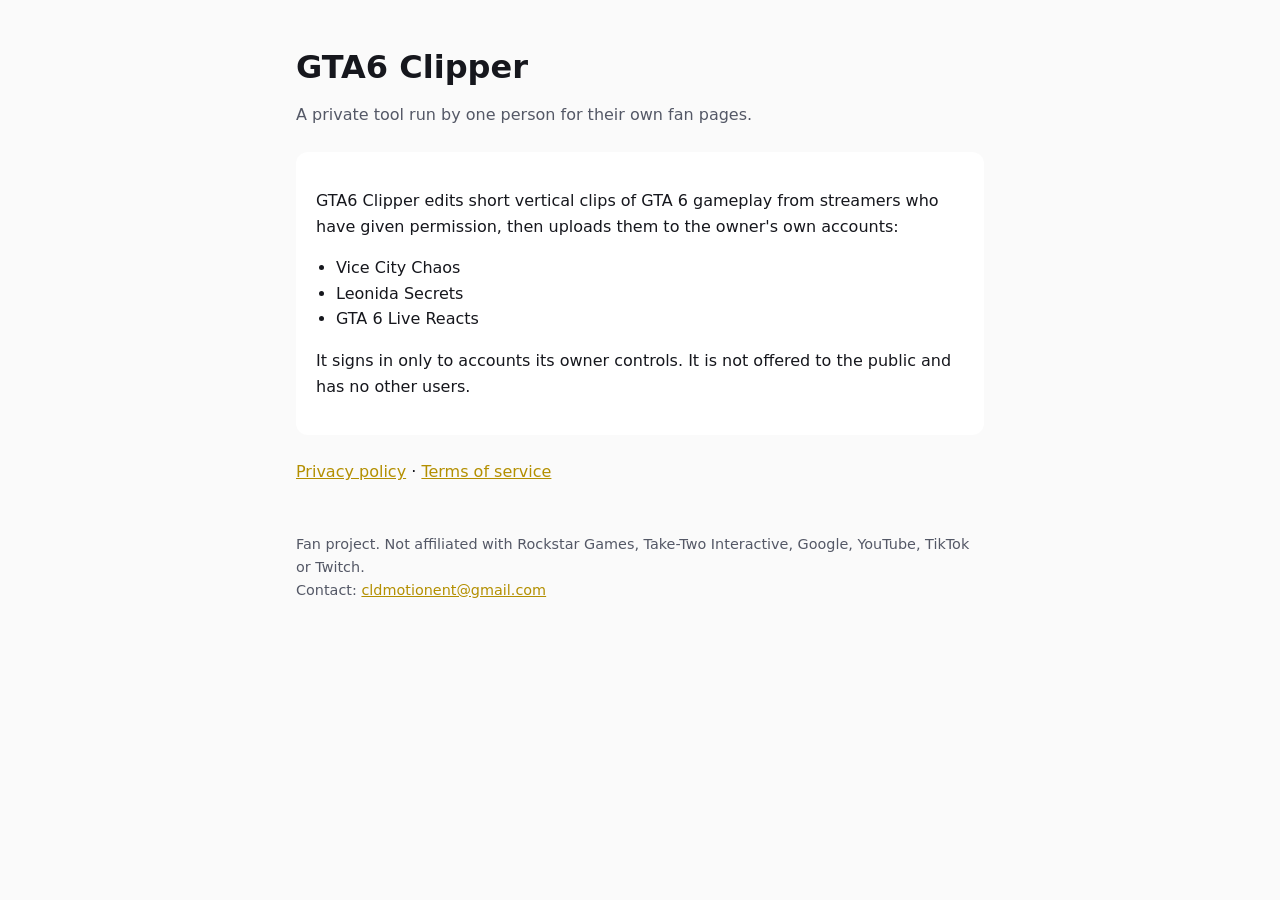
<file: index.html>
<!doctype html>
<html lang="en">
<head>
<meta charset="utf-8"><meta name="viewport" content="width=device-width, initial-scale=1">
<title>GTA6 Clipper</title>
<meta name="description" content="A private tool that edits and posts GTA 6 fan clips to its owner's own social accounts.">
<link rel="stylesheet" href="style.css">
</head>
<body><main>
<h1>GTA6 Clipper</h1>
<p class="muted">A private tool run by one person for their own fan pages.</p>
<div class="card">
<p>GTA6 Clipper edits short vertical clips of GTA 6 gameplay from streamers who have given permission, then uploads them to the owner's own accounts:</p>
<ul>
<li>Vice City Chaos</li>
<li>Leonida Secrets</li>
<li>GTA 6 Live Reacts</li>
</ul>
<p>It signs in only to accounts its owner controls. It is not offered to the public and has no other users.</p>
</div>
<p><a href="privacy.html">Privacy policy</a> · <a href="terms.html">Terms of service</a></p>
<footer>Fan project. Not affiliated with Rockstar Games, Take-Two Interactive, Google, YouTube, TikTok or Twitch.<br>Contact: <a href="mailto:cldmotionent@gmail.com">cldmotionent@gmail.com</a></footer>
</main></body>
</html>
</file>
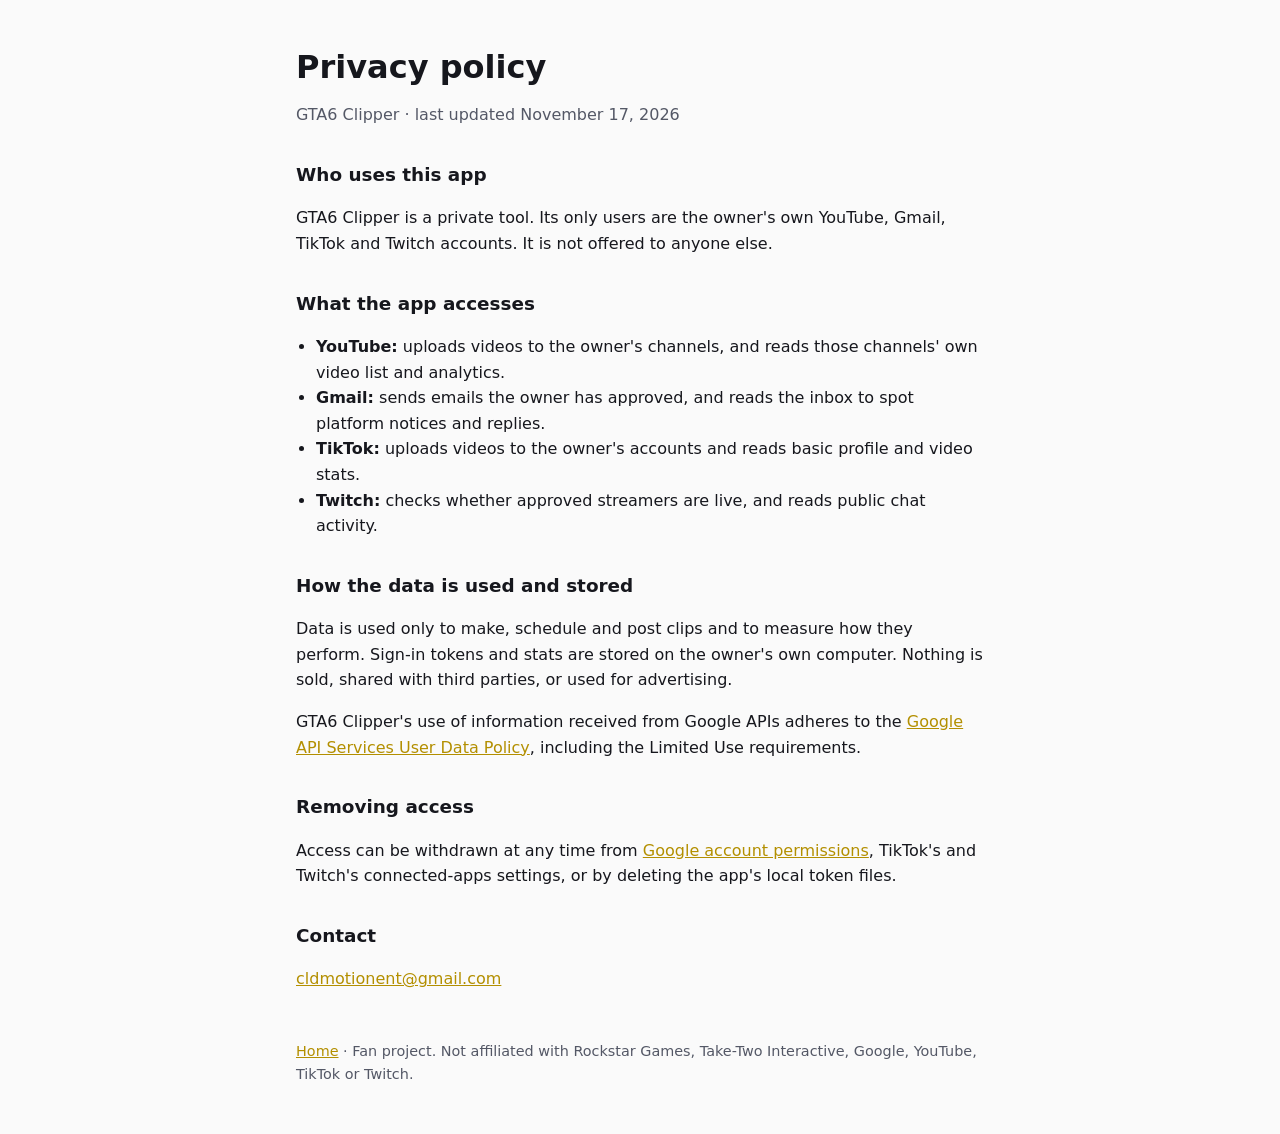
<file: privacy.html>
<!doctype html>
<html lang="en">
<head>
<meta charset="utf-8"><meta name="viewport" content="width=device-width, initial-scale=1">
<title>GTA6 Clipper Privacy</title>
<meta name="description" content="Privacy policy for GTA6 Clipper.">
<link rel="stylesheet" href="style.css">
</head>
<body><main>
<h1>Privacy policy</h1>
<p class="muted">GTA6 Clipper · last updated November 17, 2026</p>

<h2>Who uses this app</h2>
<p>GTA6 Clipper is a private tool. Its only users are the owner's own YouTube, Gmail, TikTok and Twitch accounts. It is not offered to anyone else.</p>

<h2>What the app accesses</h2>
<ul>
<li><strong>YouTube:</strong> uploads videos to the owner's channels, and reads those channels' own video list and analytics.</li>
<li><strong>Gmail:</strong> sends emails the owner has approved, and reads the inbox to spot platform notices and replies.</li>
<li><strong>TikTok:</strong> uploads videos to the owner's accounts and reads basic profile and video stats.</li>
<li><strong>Twitch:</strong> checks whether approved streamers are live, and reads public chat activity.</li>
</ul>

<h2>How the data is used and stored</h2>
<p>Data is used only to make, schedule and post clips and to measure how they perform. Sign-in tokens and stats are stored on the owner's own computer. Nothing is sold, shared with third parties, or used for advertising.</p>
<p>GTA6 Clipper's use of information received from Google APIs adheres to the <a href="https://developers.google.com/terms/api-services-user-data-policy">Google API Services User Data Policy</a>, including the Limited Use requirements.</p>

<h2>Removing access</h2>
<p>Access can be withdrawn at any time from <a href="https://myaccount.google.com/permissions">Google account permissions</a>, TikTok's and Twitch's connected-apps settings, or by deleting the app's local token files.</p>

<h2>Contact</h2>
<p><a href="mailto:cldmotionent@gmail.com">cldmotionent@gmail.com</a></p>

<footer><a href="index.html">Home</a> · Fan project. Not affiliated with Rockstar Games, Take-Two Interactive, Google, YouTube, TikTok or Twitch.</footer>
</main></body>
</html>
</file>
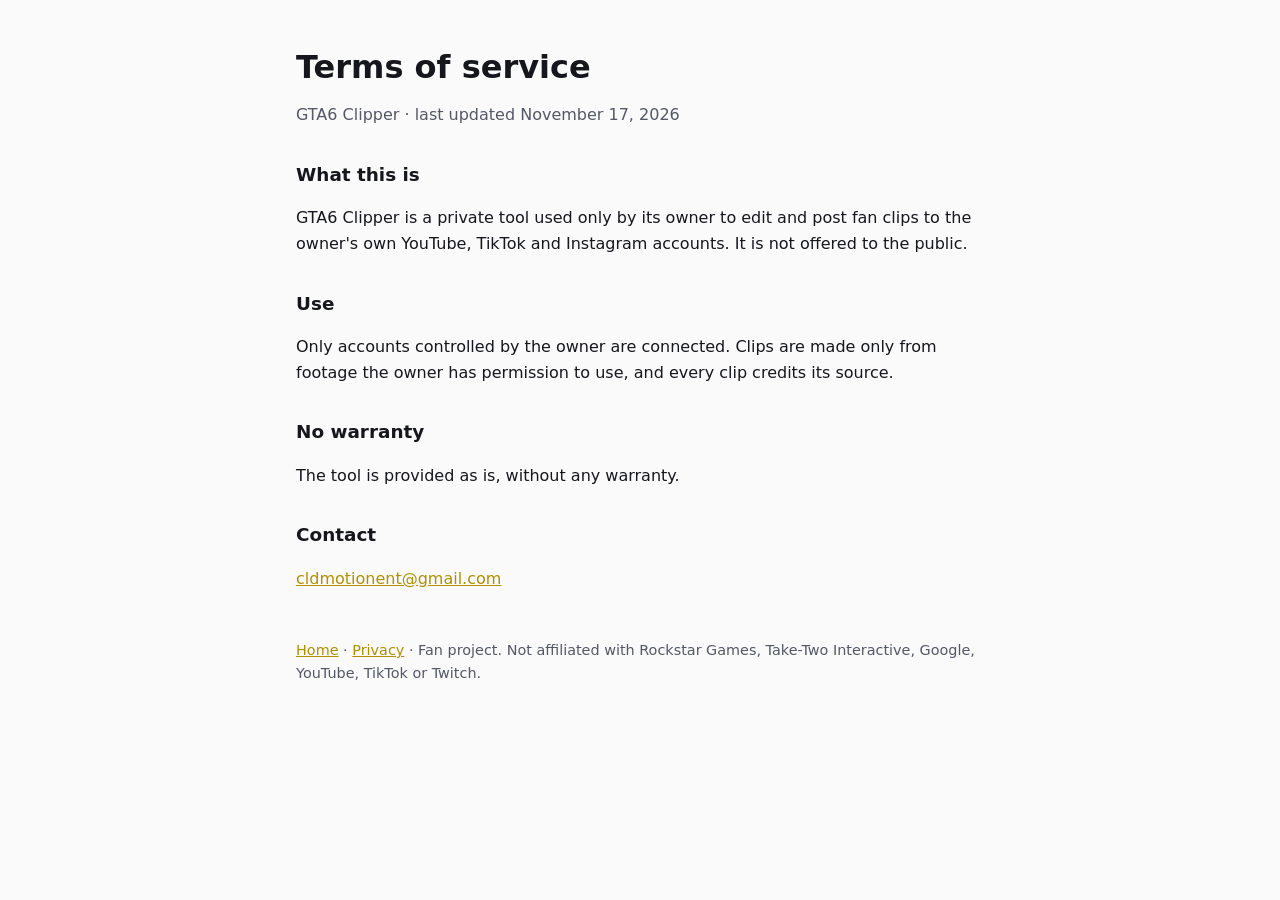
<file: terms.html>
<!doctype html>
<html lang="en">
<head>
<meta charset="utf-8"><meta name="viewport" content="width=device-width, initial-scale=1">
<title>GTA6 Clipper Terms</title>
<meta name="description" content="Terms of service for GTA6 Clipper.">
<link rel="stylesheet" href="style.css">
</head>
<body><main>
<h1>Terms of service</h1>
<p class="muted">GTA6 Clipper · last updated November 17, 2026</p>
<h2>What this is</h2>
<p>GTA6 Clipper is a private tool used only by its owner to edit and post fan clips to the owner's own YouTube, TikTok and Instagram accounts. It is not offered to the public.</p>
<h2>Use</h2>
<p>Only accounts controlled by the owner are connected. Clips are made only from footage the owner has permission to use, and every clip credits its source.</p>
<h2>No warranty</h2>
<p>The tool is provided as is, without any warranty.</p>
<h2>Contact</h2>
<p><a href="mailto:cldmotionent@gmail.com">cldmotionent@gmail.com</a></p>
<footer><a href="index.html">Home</a> · <a href="privacy.html">Privacy</a> · Fan project. Not affiliated with Rockstar Games, Take-Two Interactive, Google, YouTube, TikTok or Twitch.</footer>
</main></body>
</html>
</file>
<file: style.css>
:root{--bg:#0e0f14;--fg:#ececf1;--muted:#a3a6b4;--accent:#ffe600;--card:#181a22}
@media (prefers-color-scheme: light){:root{--bg:#fafafa;--fg:#16171d;--muted:#545866;--accent:#b38f00;--card:#fff}}
*{box-sizing:border-box}body{margin:0;background:var(--bg);color:var(--fg);font:16px/1.6 system-ui,-apple-system,Segoe UI,Roboto,sans-serif}
main{max-width:720px;margin:0 auto;padding:48px 16px}h1{font-size:2rem;line-height:1.2;margin:0 0 8px}h2{font-size:1.15rem;margin:32px 0 8px}
p,li{color:var(--fg)}.muted{color:var(--muted)}a{color:var(--accent)}ul{padding-left:20px}
.card{background:var(--card);border-radius:12px;padding:20px;margin:24px 0}footer{margin-top:48px;font-size:.9rem;color:var(--muted)}
</file>
